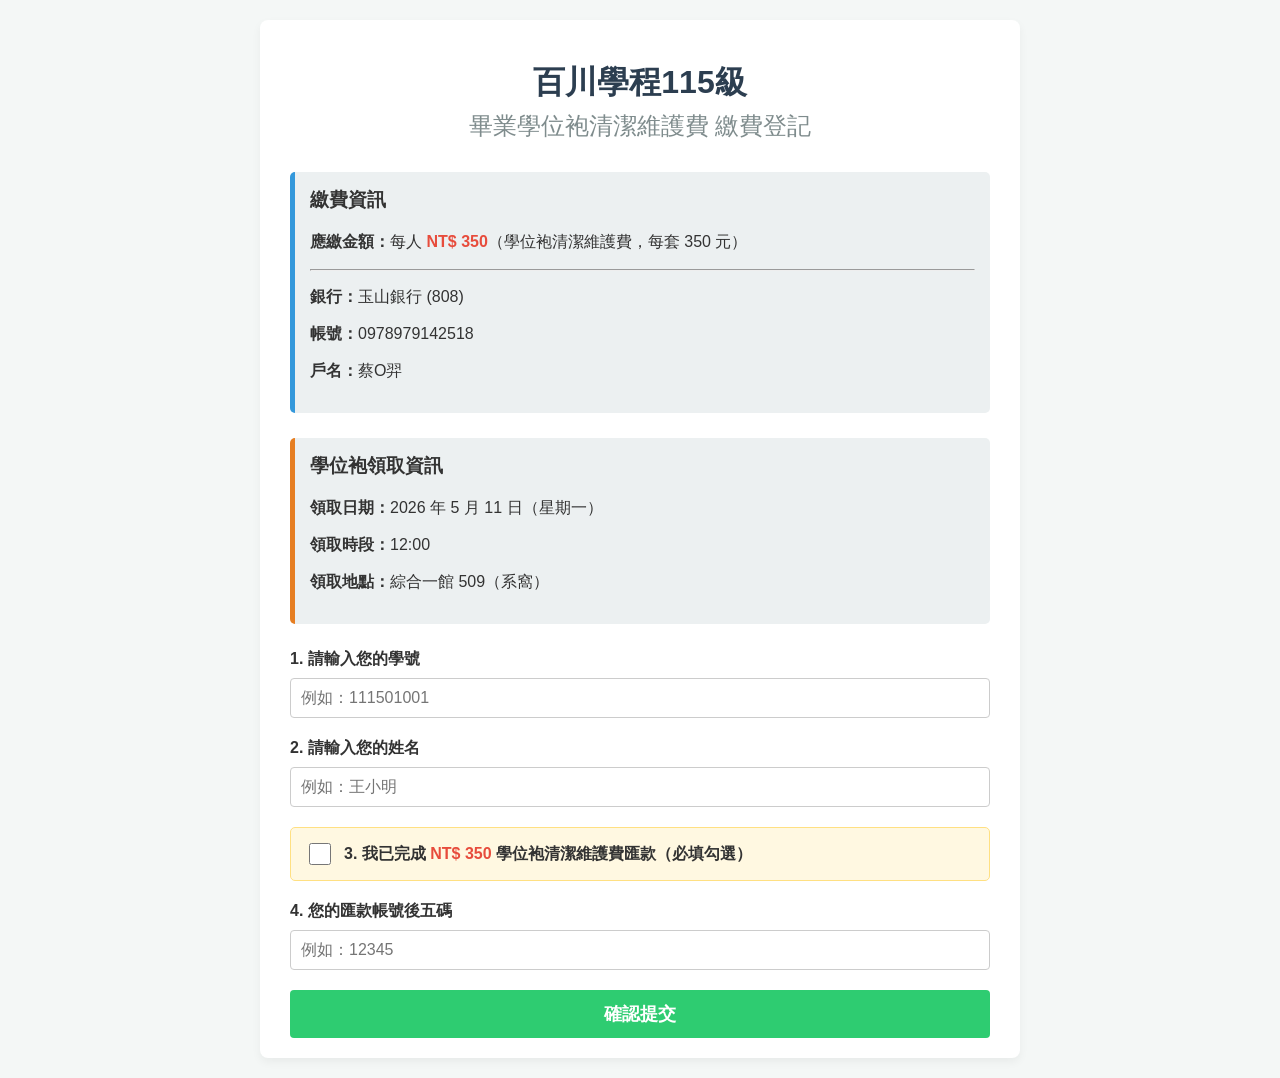
<file: index.html>
<!DOCTYPE html>
<html lang="zh-Hant">
<head>
    <meta charset="UTF-8">
    <meta name="viewport" content="width=device-width, initial-scale=1.0">
    <title>百川學程115級 畢業學位袍清潔維護費登記</title>
    <link rel="stylesheet" href="styles.css">
</head>
<body>
    <div class="container">
        <h1>百川學程115級</h1>
        <h2>畢業學位袍清潔維護費 繳費登記</h2>

        <div class="info-box">
            <h3>繳費資訊</h3>
            <p><strong>應繳金額：</strong>每人 <span class="highlight">NT$ 350</span>（學位袍清潔維護費，每套 350 元）</p>
            <hr>
            <p><strong>銀行：</strong>玉山銀行 (808)</p>
            <p><strong>帳號：</strong>0978979142518</p>
            <p><strong>戶名：</strong>蔡O羿</p>
        </div>

        <div class="info-box" style="border-left-color:#e67e22;">
            <h3>學位袍領取資訊</h3>
            <p><strong>領取日期：</strong>2026 年 5 月 11 日（星期一）</p>
            <p><strong>領取時段：</strong>12:00</p>
            <p><strong>領取地點：</strong>綜合一館 509（系窩）</p>
        </div>

        <!--
            重要！請將 action 的網址替換成您部署後的 Google Apps Script 網址
        -->
        <form id="mainForm"
              action="https://script.google.com/macros/s/AKfycbw3j5LSh6dbzzuwyWTUE03Hu9-cDCGuURZgUPLRzRgYLuJlx7t_K3uQC9MKP4KvE69BJQ/exec"
              method="POST">

            <div class="form-group">
                <label for="studentId">1. 請輸入您的學號</label>
                <input type="text" id="studentId" name="studentId" required placeholder="例如：111501001">
            </div>

            <div class="form-group">
                <label for="studentName">2. 請輸入您的姓名</label>
                <input type="text" id="studentName" name="studentName" required placeholder="例如：王小明">
            </div>

            <div class="form-group">
                <label class="checkbox-label" for="paid">
                    <input type="checkbox" id="paid" name="paid" value="yes" required>
                    <span>3. 我已完成 <span class="highlight">NT$ 350</span> 學位袍清潔維護費匯款（必填勾選）</span>
                </label>
            </div>

            <div class="form-group">
                <label for="last5">4. 您的匯款帳號後五碼</label>
                <input type="text" id="last5" name="last5" required pattern="\d{5,6}" title="請輸入 5 或 6 位數字" placeholder="例如：12345" inputmode="numeric">
            </div>

            <!-- Honeypot：人類看不到，bot 才會填。後端見此欄位有值就直接丟掉。 -->
            <div class="hp-field" aria-hidden="true">
                <label for="website">Website</label>
                <input type="text" id="website" name="website" tabindex="-1" autocomplete="off">
            </div>

            <button type="submit" id="submitBtn">確認提交</button>
        </form>
    </div>

    <script src="javascript.js"></script>
</body>
</html>
</file>
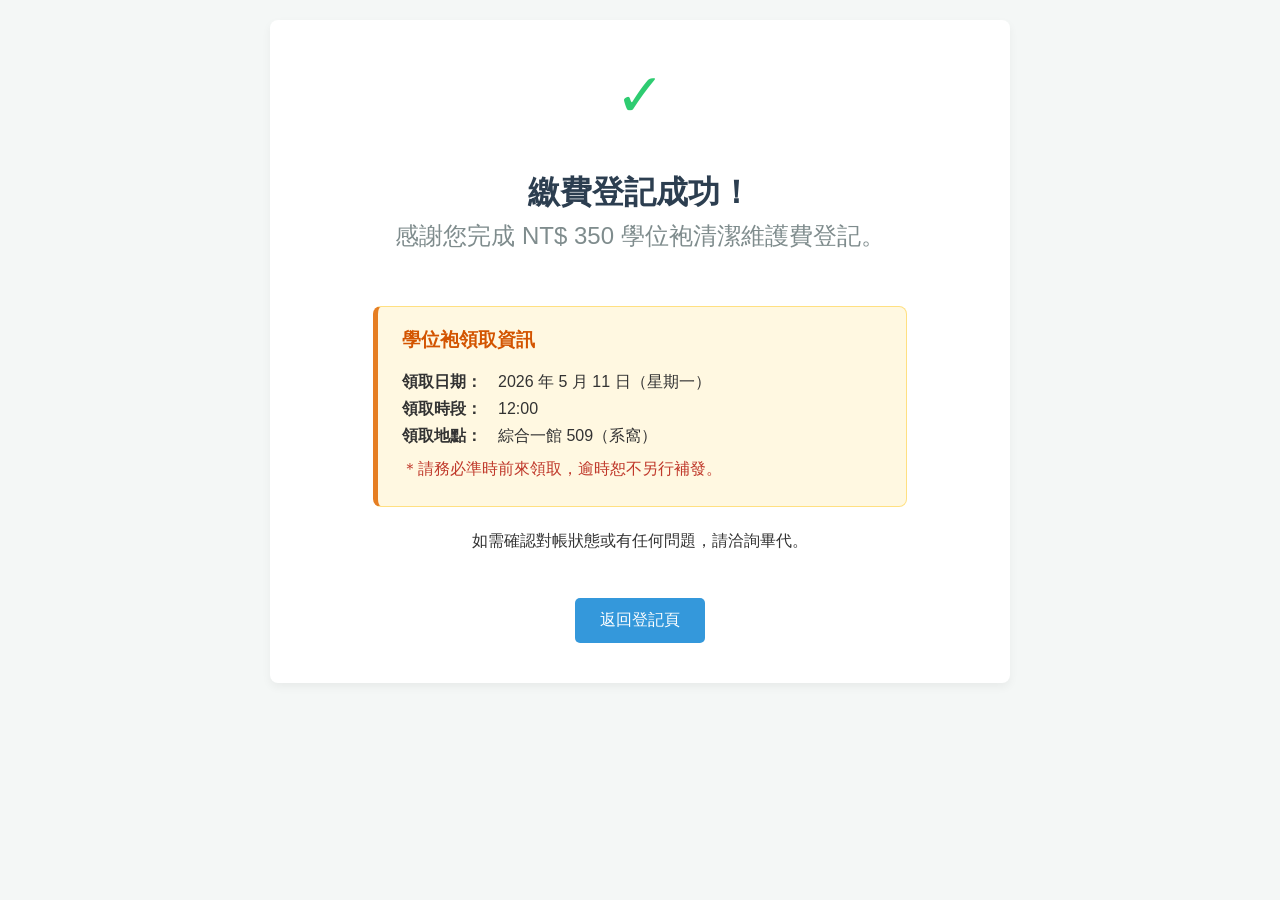
<file: thank-you.html>
<!DOCTYPE html>
<html lang="zh-Hant">
<head>
    <meta charset="UTF-8">
    <meta name="viewport" content="width=device-width, initial-scale=1.0">
    <title>提交成功 - 學位袍清潔維護費登記</title>
    <link rel="stylesheet" href="styles.css">
    <style>
        .container {
            text-align: center;
            display: flex;
            flex-direction: column;
            align-items: center;
            padding: 40px 20px;
        }
        .success-icon {
            font-size: 60px;
            color: #2ecc71;
            margin-bottom: 20px;
            animation: pop-in 0.5s ease-out forwards;
        }
        .container h1, .container h2, .container p {
            animation: fade-in 0.8s ease-out forwards;
            opacity: 0;
            animation-delay: 0.2s;
        }
        .container h2 { animation-delay: 0.4s; }
        .container p { animation-delay: 0.6s; }

        .pickup-box {
            background-color: #fff8e1;
            border: 1px solid #ffe082;
            border-left: 5px solid #e67e22;
            border-radius: 8px;
            padding: 20px 24px;
            margin-top: 24px;
            max-width: 480px;
            width: 100%;
            text-align: left;
            animation: fade-in 1s ease-out forwards;
            animation-delay: 0.8s;
            opacity: 0;
        }
        .pickup-box h3 {
            margin-top: 0;
            color: #d35400;
        }
        .pickup-box p { margin: 6px 0; }
        .pickup-box .key {
            display: inline-block;
            min-width: 6em;
            font-weight: 600;
        }

        .back-link {
            display: inline-block;
            margin-top: 30px;
            padding: 12px 25px;
            background-color: #3498db;
            color: white;
            text-decoration: none;
            border-radius: 5px;
            font-weight: 500;
            transition: background-color 0.3s, transform 0.2s;
            animation: fade-in 1.2s ease-out forwards;
            animation-delay: 1s;
            opacity: 0;
        }
        .back-link:hover {
            background-color: #2980b9;
            transform: translateY(-2px);
        }

        @keyframes pop-in {
            0% { transform: scale(0.5); opacity: 0; }
            100% { transform: scale(1); opacity: 1; }
        }
        @keyframes fade-in {
            0% { opacity: 0; transform: translateY(10px); }
            100% { opacity: 1; transform: translateY(0); }
        }
    </style>
</head>
<body>
    <div class="container">
        <div class="success-icon">&#10003;</div>
        <h1>繳費登記成功！</h1>
        <h2>感謝您完成 NT$ 350 學位袍清潔維護費登記。</h2>

        <div class="pickup-box">
            <h3>學位袍領取資訊</h3>
            <p><span class="key">領取日期：</span>2026 年 5 月 11 日（星期一）</p>
            <p><span class="key">領取時段：</span>12:00</p>
            <p><span class="key">領取地點：</span>綜合一館 509（系窩）</p>
            <p style="color:#c0392b; margin-top:12px;">＊請務必準時前來領取，逾時恕不另行補發。</p>
        </div>

        <p style="margin-top:24px;">如需確認對帳狀態或有任何問題，請洽詢畢代。</p>
        <a href="index.html" class="back-link">返回登記頁</a>
    </div>
</body>
</html>
</file>
<file: styles.css>
body {
    font-family: -apple-system, BlinkMacSystemFont, 'Segoe UI', Roboto, 'Helvetica Neue', Arial, 'Noto Sans TC', sans-serif;
    background-color: #f4f7f6;
    margin: 0;
    padding: 20px;
    color: #333;
}
.container {
    max-width: 700px;
    margin: 0 auto;
    background-color: #fff;
    padding: 20px 30px;
    border-radius: 8px;
    box-shadow: 0 4px 10px rgba(0,0,0,0.05);
}
h1, h2 {
    text-align: center;
    color: #2c3e50;
}
h1 { margin-bottom: 5px; }
h2 {
    margin-top: 0;
    font-weight: 400;
    color: #7f8c8d;
    margin-bottom: 30px;
}
.info-box {
    background-color: #ecf0f1;
    border-radius: 5px;
    padding: 15px;
    margin-bottom: 25px;
    border-left: 5px solid #3498db;
}
.info-box h3 { margin-top: 0; }
.form-group { margin-bottom: 20px; }
label {
    display: block;
    margin-bottom: 8px;
    font-weight: 600;
    font-size: 16px;
}
input[type="text"] {
    width: 100%;
    padding: 10px;
    border: 1px solid #ccc;
    border-radius: 4px;
    box-sizing: border-box;
    font-size: 16px;
}
button[type="submit"] {
    width: 100%;
    padding: 12px;
    background-color: #2ecc71;
    color: white;
    border: none;
    border-radius: 4px;
    cursor: pointer;
    font-size: 18px;
    font-weight: 600;
    transition: background-color 0.3s;
}
button[type="submit"]:hover { background-color: #27ae60; }
button[type="submit"]:disabled { background-color: #95a5a6; cursor: not-allowed; }
.highlight { color: #e74c3c; font-weight: bold; }

.checkbox-label {
    display: flex;
    align-items: center;
    gap: 10px;
    background-color: #fff8e1;
    border: 1px solid #ffe082;
    border-radius: 5px;
    padding: 12px 14px;
    cursor: pointer;
    font-size: 16px;
    line-height: 1.45;
}
.checkbox-label input[type="checkbox"] {
    width: 22px;
    height: 22px;
    flex-shrink: 0;
    accent-color: #2ecc71;
    cursor: pointer;
}

/* Honeypot — 人類看不到、bot 看得到的欄位 */
.hp-field {
    position: absolute !important;
    left: -10000px !important;
    top: auto !important;
    width: 1px !important;
    height: 1px !important;
    overflow: hidden !important;
}
</file>
